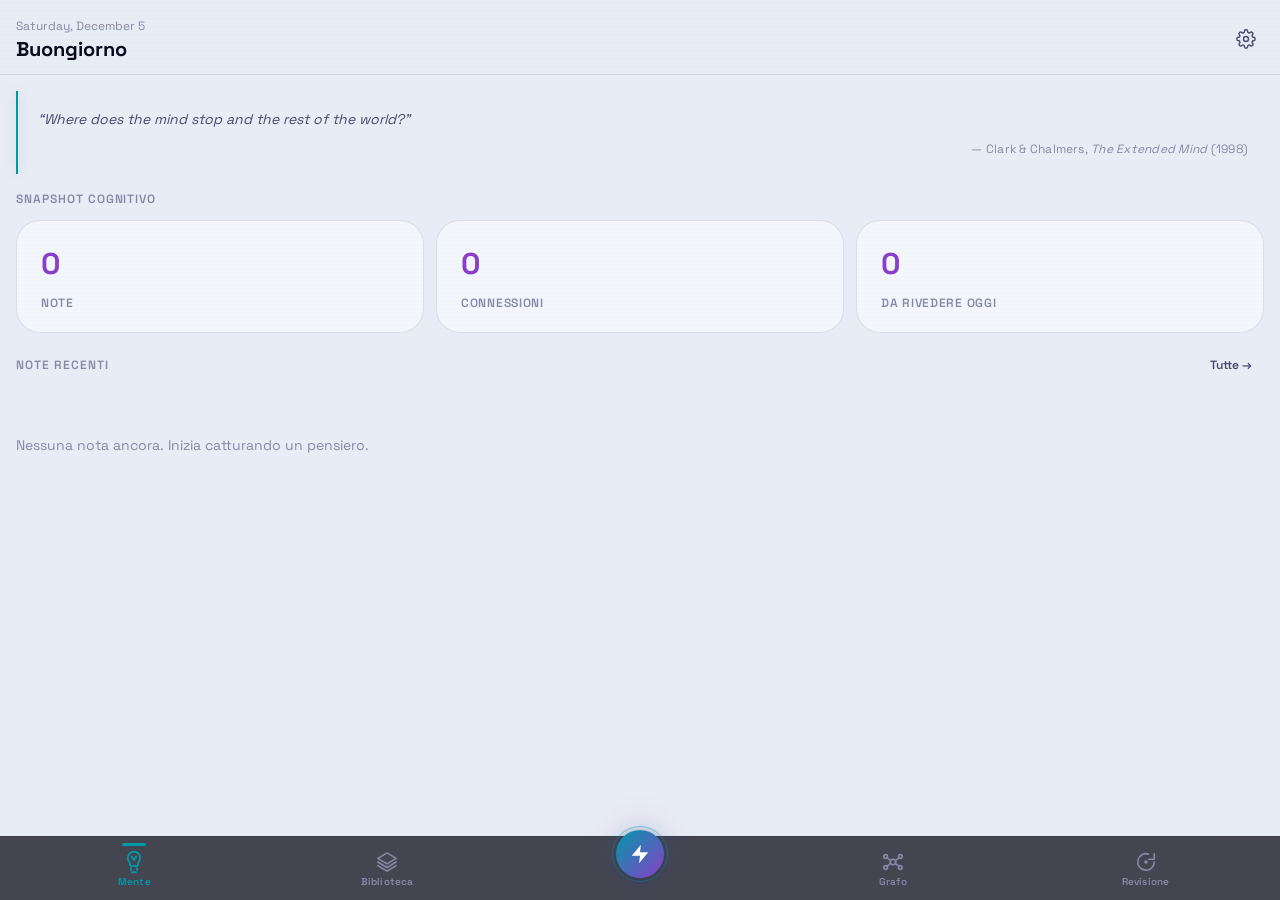
<file: index.html>
<!DOCTYPE html>
<html lang="it" data-lang="it" data-theme="auto">
<head>
  <meta charset="UTF-8" />
  <meta name="viewport" content="width=device-width, initial-scale=1.0, viewport-fit=cover" />
  <meta name="description" content="ExMnotes — Console neurale per la mente estesa. Note, sinapsi, rete di pensiero." />
  <meta name="theme-color" content="#050510" media="(prefers-color-scheme: dark)" />
  <meta name="theme-color" content="#e8ecf4" media="(prefers-color-scheme: light)" />
  <meta name="apple-mobile-web-app-capable" content="yes" />
  <meta name="apple-mobile-web-app-status-bar-style" content="black-translucent" />
  <meta name="apple-mobile-web-app-title" content="ExMnotes" />

  <title>ExMnotes</title>

  <link rel="manifest" href="manifest.json" />
  <link rel="icon" type="image/svg+xml" href="assets/icons/icon.svg" />
  <link rel="apple-touch-icon" href="assets/icons/icon-192.png" />
  <link rel="icon" type="image/png" sizes="192x192" href="assets/icons/icon-192.png" />

  <!-- CSS -->
  <link rel="stylesheet" href="css/tokens.css" />
  <link rel="stylesheet" href="css/base.css" />
  <link rel="stylesheet" href="css/layout.css" />
  <link rel="stylesheet" href="css/components.css" />
  <link rel="stylesheet" href="css/graph.css" />
  <link rel="stylesheet" href="css/transitions.css" />
</head>
<body>

  <div id="app">
    <!-- View area — filled by router -->
    <main id="view" role="main" aria-live="polite"></main>

    <!-- Bottom Navigation Bar — filled by bottomBar component -->
    <nav id="bottom-bar" role="navigation" aria-label="Navigazione principale"></nav>
  </div>

  <!-- Toast container -->
  <div id="toast-container" class="toast-container" role="status" aria-live="polite" aria-atomic="true"></div>

  <!-- Global Modal overlay -->
  <div id="modal-overlay" class="modal-overlay" role="dialog" aria-modal="true" aria-hidden="true">
    <div id="modal-drawer" class="modal-drawer">
      <div class="modal-handle" id="modal-handle"></div>
      <div id="modal-content" class="modal-content"></div>
    </div>
  </div>

  <!-- Settings Panel -->
  <div id="settings-overlay" class="modal-overlay settings-overlay" role="dialog" aria-modal="true" aria-hidden="true">
    <div id="settings-drawer" class="modal-drawer settings-drawer">
      <div class="modal-handle"></div>
      <div id="settings-content" class="modal-content"></div>
    </div>
  </div>

  <script type="module" src="js/app.js"></script>
</body>
</html>
</file>
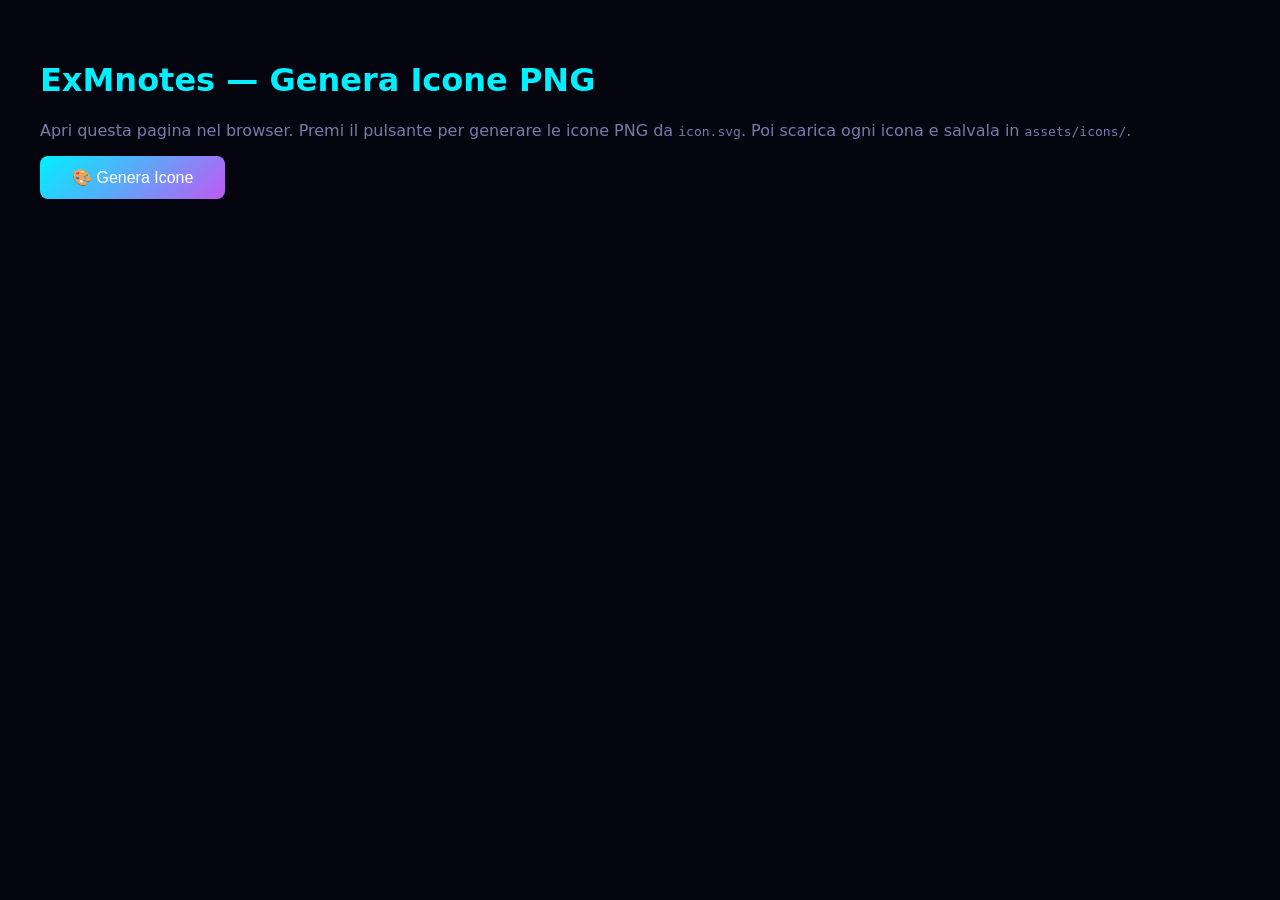
<file: assets/icons/generate-icons.html>
<!DOCTYPE html>
<html lang="it">
<head>
  <meta charset="UTF-8" />
  <title>Genera Icone — ExMnotes</title>
  <style>
    body { font-family: system-ui; background: #050510; color: #dfe0f0; padding: 2rem; }
    h1 { color: #00f0ff; }
    p { color: #7a7aaa; margin-bottom: 1rem; }
    .grid { display: flex; gap: 1rem; flex-wrap: wrap; margin: 1.5rem 0; }
    canvas { border-radius: 12px; border: 1px solid rgba(0,240,255,0.1); }
    a { display: block; background: #00f0ff; color: #050510; padding: .5rem 1rem; border-radius: 8px; text-decoration: none; margin-top: .5rem; font-size: .85rem; text-align: center; font-weight: 600; }
    a:hover { background: #bf5af2; color: white; }
    .card { display: flex; flex-direction: column; align-items: center; gap: .5rem; }
    .card span { font-size: .75rem; color: #7a7aaa; }
    button#gen { background: linear-gradient(135deg, #00f0ff, #bf5af2); color: white; border: none; border-radius: 8px; padding: .75rem 2rem; font-size: 1rem; cursor: pointer; margin-bottom: 1.5rem; }
    .success { color: #39ff9f; margin-top: 1rem; }
  </style>
</head>
<body>
  <h1>ExMnotes — Genera Icone PNG</h1>
  <p>Apri questa pagina nel browser. Premi il pulsante per generare le icone PNG da <code>icon.svg</code>. Poi scarica ogni icona e salvala in <code>assets/icons/</code>.</p>
  
  <button id="gen">🎨 Genera Icone</button>
  
  <div class="grid" id="grid"></div>
  
  <script>
    const SIZES = [72, 96, 128, 192, 512];
    
    document.querySelector('#gen').addEventListener('click', async () => {
      const grid = document.querySelector('#grid');
      grid.innerHTML = '';
      
      // Load SVG from same directory
      const resp = await fetch('./icon.svg');
      const svgText = await resp.text();
      const blob = new Blob([svgText], { type: 'image/svg+xml' });
      const url  = URL.createObjectURL(blob);
      
      for (const size of SIZES) {
        const canvas = document.createElement('canvas');
        canvas.width = canvas.height = size;
        const ctx = canvas.getContext('2d');
        
        await new Promise((resolve) => {
          const img = new Image();
          img.onload = () => {
            ctx.drawImage(img, 0, 0, size, size);
            resolve();
          };
          img.src = url;
        });
        
        const dataURL  = canvas.toDataURL('image/png');
        const filename = `icon-${size}.png`;
        
        const card = document.createElement('div');
        card.className = 'card';
        const label = document.createElement('span');
        label.textContent = `${size}×${size}`;
        const a = document.createElement('a');
        a.href     = dataURL;
        a.download = filename;
        a.textContent = `⬇ Scarica ${filename}`;
        
        card.appendChild(canvas);
        card.appendChild(label);
        card.appendChild(a);
        grid.appendChild(card);
      }
      
      URL.revokeObjectURL(url);
      
      const msg = document.createElement('p');
      msg.className = 'success';
      msg.textContent = '✓ Icone pronte. Scaricale e mettile in assets/icons/.';
      grid.after(msg);
    });
  </script>
</body>
</html>
</file>
<file: css/tokens.css>
/* =============================================================
   ExMnotes — Design Tokens
   Neural Console — Extended Mind Cyberpunk
   ============================================================= */

:root {
  /* ── Palette: Night (Dark default) ── */
  --night-bg:         #050510;
  --night-surface:    #0a0a1e;
  --night-surface-2:  #101030;
  --night-surface-3:  #18184a;
  --night-border:     rgba(0,240,255,0.08);
  --night-border-2:   rgba(0,240,255,0.15);
  --night-text:       #dfe0f0;
  --night-text-2:     #7a7aaa;
  --night-text-3:     #404070;
  --night-accent:     #00f0ff;
  --night-accent-2:   #bf5af2;
  --night-glow:       rgba(0,240,255,0.22);
  --night-glow-2:     rgba(191,90,242,0.22);
  --night-amber:      #ffb800;
  --night-green:      #39ff9f;
  --night-red:        #ff4466;
  --night-overlay:    rgba(2,2,8,0.78);

  /* ── Palette: Day (Slate Light) ── */
  --day-bg:           #e8ecf4;
  --day-surface:      #f4f6fb;
  --day-surface-2:    #dce1ee;
  --day-surface-3:    #c5ccdd;
  --day-border:       rgba(10,10,30,0.10);
  --day-border-2:     rgba(10,10,30,0.18);
  --day-text:         #0a0a1e;
  --day-text-2:       #4a4a6e;
  --day-text-3:       #8888a8;
  --day-accent:       #0099aa;
  --day-accent-2:     #8b3ec7;
  --day-glow:         rgba(0,153,170,0.18);
  --day-glow-2:       rgba(139,62,199,0.18);
  --day-amber:        #c48a00;
  --day-green:        #059669;
  --day-red:          #cc2244;
  --day-overlay:      rgba(0,0,0,0.40);

  /* ── Semantic tokens (default: dark) ── */
  --bg:          var(--night-bg);
  --surface:     var(--night-surface);
  --surface-2:   var(--night-surface-2);
  --surface-3:   var(--night-surface-3);
  --border:      var(--night-border);
  --border-2:    var(--night-border-2);
  --text:        var(--night-text);
  --text-2:      var(--night-text-2);
  --text-3:      var(--night-text-3);
  --accent:      var(--night-accent);
  --accent-2:    var(--night-accent-2);
  --glow:        var(--night-glow);
  --glow-2:      var(--night-glow-2);
  --amber:       var(--night-amber);
  --green:       var(--night-green);
  --red:         var(--night-red);
  --overlay:     var(--night-overlay);

  /* ── Stage colors (neural metaphor: Spark → Synapse → Network) ── */
  --stage-spark:    #00f0ff;   /* cyan — scintilla sinaptica */
  --stage-synapse:  #bf5af2;   /* viola — sinapsi connessa */
  --stage-network:  #ffb800;   /* ambra — rete consolidata */
  /* Legacy aliases */
  --stage-seed:     var(--stage-spark);
  --stage-sprout:   var(--stage-synapse);
  --stage-mature:   var(--stage-network);

  /* ── Typography ── */
  --font-sans:   'Space Grotesk', system-ui, -apple-system, sans-serif;
  --font-mono:   'JetBrains Mono', ui-monospace, monospace;
  --text-xs:     0.75rem;
  --text-sm:     0.875rem;
  --text-base:   1rem;
  --text-lg:     1.125rem;
  --text-xl:     1.25rem;
  --text-2xl:    1.5rem;
  --text-3xl:    1.875rem;
  --fw-light:    300;
  --fw-normal:   400;
  --fw-medium:   500;
  --fw-semibold: 600;
  --fw-bold:     700;
  --lh-tight:    1.25;
  --lh-normal:   1.5;
  --lh-relaxed:  1.75;

  /* ── Spacing ── */
  --sp-1:  0.25rem;
  --sp-2:  0.5rem;
  --sp-3:  0.75rem;
  --sp-4:  1rem;
  --sp-5:  1.25rem;
  --sp-6:  1.5rem;
  --sp-8:  2rem;
  --sp-10: 2.5rem;
  --sp-12: 3rem;

  /* ── Radii ── */
  --r-sm:   0.375rem;
  --r-md:   0.75rem;
  --r-lg:   1rem;
  --r-xl:   1.5rem;
  --r-2xl:  2rem;
  --r-full: 9999px;

  /* ── Shadows ── */
  --shadow-sm:  0 1px 3px rgba(0,0,0,0.35);
  --shadow-md:  0 4px 16px rgba(0,0,0,0.45);
  --shadow-lg:  0 8px 32px rgba(0,0,0,0.55);
  --shadow-glow: 0 0 20px var(--glow);
  --shadow-glow-accent: 0 0 16px var(--glow), 0 0 40px var(--glow-2);

  /* ── Timing ── */
  --ease-out:    cubic-bezier(0.16, 1, 0.3, 1);
  --ease-spring: cubic-bezier(0.34, 1.56, 0.64, 1);
  --ease-expo:   cubic-bezier(0.87, 0, 0.13, 1);
  --dur-fast:    120ms;
  --dur-base:    220ms;
  --dur-slow:    380ms;

  /* ── Layout ── */
  --bottom-bar-h:  64px;
  --safe-bottom:   env(safe-area-inset-bottom, 0px);
  --view-padding:  var(--sp-4);

  /* ── Scan-line pattern (cyberpunk signature) ── */
  --scanline: repeating-linear-gradient(
    0deg,
    transparent,
    transparent 2px,
    rgba(0,240,255,0.015) 2px,
    rgba(0,240,255,0.015) 4px
  );
}

/* ── Light theme override ── */
@media (prefers-color-scheme: light) {
  html[data-theme="auto"] {
    --bg:        var(--day-bg);
    --surface:   var(--day-surface);
    --surface-2: var(--day-surface-2);
    --surface-3: var(--day-surface-3);
    --border:    var(--day-border);
    --border-2:  var(--day-border-2);
    --text:      var(--day-text);
    --text-2:    var(--day-text-2);
    --text-3:    var(--day-text-3);
    --accent:    var(--day-accent);
    --accent-2:  var(--day-accent-2);
    --glow:      var(--day-glow);
    --glow-2:    var(--day-glow-2);
    --amber:     var(--day-amber);
    --green:     var(--day-green);
    --red:       var(--day-red);
    --overlay:   var(--day-overlay);
  }
}

html[data-theme="light"] {
  --bg:        var(--day-bg);
  --surface:   var(--day-surface);
  --surface-2: var(--day-surface-2);
  --surface-3: var(--day-surface-3);
  --border:    var(--day-border);
  --border-2:  var(--day-border-2);
  --text:      var(--day-text);
  --text-2:    var(--day-text-2);
  --text-3:    var(--day-text-3);
  --accent:    var(--day-accent);
  --accent-2:  var(--day-accent-2);
  --glow:      var(--day-glow);
  --glow-2:    var(--day-glow-2);
  --amber:     var(--day-amber);
  --green:     var(--day-green);
  --red:       var(--day-red);
  --overlay:   var(--day-overlay);
}

html[data-theme="dark"] {
  --bg:        var(--night-bg);
  --surface:   var(--night-surface);
  --surface-2: var(--night-surface-2);
  --surface-3: var(--night-surface-3);
  --border:    var(--night-border);
  --border-2:  var(--night-border-2);
  --text:      var(--night-text);
  --text-2:    var(--night-text-2);
  --text-3:    var(--night-text-3);
  --accent:    var(--night-accent);
  --accent-2:  var(--night-accent-2);
  --glow:      var(--night-glow);
  --glow-2:    var(--night-glow-2);
  --amber:     var(--night-amber);
  --green:     var(--night-green);
  --red:       var(--night-red);
  --overlay:   var(--night-overlay);
}
</file>
<file: css/base.css>
/* =============================================================
   ExMnotes — Base Reset
   Neural Console — Cyberpunk Extended Mind
   ============================================================= */

@import url('https://fonts.googleapis.com/css2?family=Space+Grotesk:wght@300;400;500;600;700&display=swap');

*, *::before, *::after {
  box-sizing: border-box;
  margin: 0;
  padding: 0;
  -webkit-tap-highlight-color: transparent;
}

html {
  height: 100%;
  height: 100dvh;
  overflow: hidden;           /* NO global scroll */
  font-size: 16px;
  -webkit-text-size-adjust: 100%;
  text-size-adjust: 100%;
}

body {
  height: 100%;
  height: 100dvh;
  overflow: hidden;           /* NO global scroll */
  background-color: var(--bg);
  color: var(--text);
  font-family: var(--font-sans);
  font-size: var(--text-base);
  line-height: var(--lh-normal);
  font-weight: var(--fw-normal);
  -webkit-font-smoothing: antialiased;
  -moz-osx-font-smoothing: grayscale;
  transition: background-color var(--dur-slow) var(--ease-out),
              color var(--dur-slow) var(--ease-out);
}

#app {
  height: 100%;
  height: 100dvh;
  overflow: hidden;
}

/* ── Global scrollbar hide (for inner scrollable areas) ── */
.scroll-x {
  overflow-x: auto;
  overflow-y: hidden;
  scrollbar-width: none;
  -ms-overflow-style: none;
}
.scroll-x::-webkit-scrollbar { display: none; }

.scroll-y {
  overflow-y: auto;
  overflow-x: hidden;
  scrollbar-width: none;
  -ms-overflow-style: none;
}
.scroll-y::-webkit-scrollbar { display: none; }

/* ── Typography ── */
h1 { font-size: var(--text-2xl); font-weight: var(--fw-bold); line-height: var(--lh-tight); }
h2 { font-size: var(--text-xl);  font-weight: var(--fw-semibold); line-height: var(--lh-tight); }
h3 { font-size: var(--text-lg);  font-weight: var(--fw-semibold); }
h4 { font-size: var(--text-base);font-weight: var(--fw-semibold); }
p  { line-height: var(--lh-relaxed); }

a {
  color: var(--accent-2);
  text-decoration: none;
}
a:hover { text-decoration: underline; }

button {
  cursor: pointer;
  border: none;
  background: none;
  font-family: inherit;
  font-size: inherit;
  color: inherit;
  outline: none;
}
button:focus-visible {
  outline: 2px solid var(--accent);
  outline-offset: 2px;
  border-radius: var(--r-sm);
}

input, textarea {
  font-family: inherit;
  font-size: inherit;
  color: inherit;
  outline: none;
  border: none;
  background: none;
}
input:focus-visible, textarea:focus-visible {
  outline: 2px solid var(--accent);
  outline-offset: 2px;
  border-radius: var(--r-sm);
}

img, svg { display: block; }

ul, ol { list-style: none; }

/* ── Utility classes ── */
.visually-hidden {
  position: absolute;
  width: 1px; height: 1px;
  padding: 0; margin: -1px;
  overflow: hidden;
  clip: rect(0,0,0,0);
  white-space: nowrap;
  border: 0;
}

.truncate {
  overflow: hidden;
  text-overflow: ellipsis;
  white-space: nowrap;
}

.clamp-2 {
  display: -webkit-box;
  -webkit-line-clamp: 2;
  -webkit-box-orient: vertical;
  overflow: hidden;
}

.clamp-3 {
  display: -webkit-box;
  -webkit-line-clamp: 3;
  -webkit-box-orient: vertical;
  overflow: hidden;
}

.text-accent   { color: var(--accent-2); }
.text-muted    { color: var(--text-2); }
.text-faint    { color: var(--text-3); }
.text-amber    { color: var(--amber); }
.text-green    { color: var(--green); }
.text-red      { color: var(--red); }

.fw-light    { font-weight: var(--fw-light); }
.fw-medium   { font-weight: var(--fw-medium); }
.fw-semibold { font-weight: var(--fw-semibold); }
.fw-bold     { font-weight: var(--fw-bold); }

.text-sm  { font-size: var(--text-sm); }
.text-xs  { font-size: var(--text-xs); }
.text-lg  { font-size: var(--text-lg); }
.text-xl  { font-size: var(--text-xl); }

.mt-auto { margin-top: auto; }
.ml-auto { margin-left: auto; }
.mr-auto { margin-right: auto; }
.gap-2 { gap: var(--sp-2); }
.gap-3 { gap: var(--sp-3); }
.gap-4 { gap: var(--sp-4); }

.flex     { display: flex; }
.flex-col { display: flex; flex-direction: column; }
.items-center { align-items: center; }
.justify-between { justify-content: space-between; }
.justify-center  { justify-content: center; }
.w-full   { width: 100%; }
.h-full   { height: 100%; }
</file>
<file: css/layout.css>
/* =============================================================
   ExMnotes — Layout
   ============================================================= */

/* ── App Shell ── */
#app {
  display: grid;
  grid-template-rows: 1fr auto;
  grid-template-columns: 1fr;
  grid-template-areas:
    "view"
    "nav";
}

/* ── View container ── */
#view {
  grid-area: view;
  position: relative;
  overflow: hidden;            /* views must manage their own inner scroll */
  background-color: var(--bg);
}

/* ── Bottom Navigation ── */
#bottom-bar {
  grid-area: nav;
  height: calc(var(--bottom-bar-h) + var(--safe-bottom));
  padding-bottom: var(--safe-bottom);
  background-color: transparent;
  border-top: none;
  z-index: 100;
}

/* ── View Panel (each view uses this as root) ── */
.view-panel {
  position: absolute;
  inset: 0;
  display: flex;
  flex-direction: column;
  overflow: hidden;
  background-color: var(--bg);
}

/* ── View Header ── */
.view-header {
  flex-shrink: 0;
  display: flex;
  align-items: center;
  gap: var(--sp-3);
  padding: var(--sp-4) var(--sp-4) var(--sp-3);
  background-color: var(--bg);
  background-image: var(--scanline);
  border-bottom: 1px solid var(--border);
  min-height: 56px;
}
.view-header h1,
.view-header h2 {
  font-size: var(--text-xl);
  font-weight: var(--fw-bold);
  flex: 1;
}
.view-header .header-actions {
  display: flex;
  align-items: center;
  gap: var(--sp-2);
}

/* ── View Body (inner scroll zone — only area that can scroll) ── */
.view-body {
  flex: 1;
  min-height: 0;
  overflow-y: auto;
  overflow-x: hidden;
  scrollbar-width: none;
  padding: var(--sp-4);
  display: flex;
  flex-direction: column;
  gap: var(--sp-4);
}
.view-body::-webkit-scrollbar { display: none; }

/* ── View Footer (sticky inside view) ── */
.view-footer {
  flex-shrink: 0;
  padding: var(--sp-3) var(--sp-4);
  padding-bottom: calc(var(--sp-3) + var(--safe-bottom));
  border-top: 1px solid var(--border);
  background-color: var(--surface);
  background-image: var(--scanline);
}

/* ── Card Grid Layout ── */
.card-grid {
  display: grid;
  grid-template-columns: repeat(2, 1fr);
  gap: var(--sp-4);
}
@media (min-width: 600px) {
  .card-grid {
    grid-template-columns: repeat(3, 1fr);
  }
}
@media (min-width: 900px) {
  .card-grid {
    grid-template-columns: repeat(4, 1fr);
  }
}

/* ── Horizontal scroll strip ── */
.h-strip {
  display: flex;
  gap: var(--sp-3);
  padding: 0 var(--sp-4);
  overflow-x: auto;
  overflow-y: hidden;
  scrollbar-width: none;
  -ms-overflow-style: none;
}
.h-strip::-webkit-scrollbar { display: none; }

/* ── Section block ── */
.section {
  display: flex;
  flex-direction: column;
  gap: var(--sp-3);
}
.section-label {
  font-size: var(--text-xs);
  font-weight: var(--fw-semibold);
  letter-spacing: 0.08em;
  text-transform: uppercase;
  color: var(--text-3);
}

/* ── Divider ── */
.divider {
  height: 1px;
  background-color: var(--border);
  border: none;
  flex-shrink: 0;
}

/* ── Empty state ── */
.empty-state {
  display: flex;
  flex-direction: column;
  align-items: center;
  justify-content: center;
  gap: var(--sp-4);
  padding: var(--sp-12) var(--sp-8);
  text-align: center;
  color: var(--text-3);
}
.empty-state .empty-icon {
  font-size: 3rem;
  opacity: 0.5;
  color: var(--accent);
}
.empty-state .empty-icon svg {
  width: 48px;
  height: 48px;
  filter: drop-shadow(0 0 8px var(--glow));
}
.empty-state p {
  font-size: var(--text-sm);
  line-height: var(--lh-relaxed);
  max-width: 24ch;
}

/* ── Pagination strip ── */
.pagination {
  display: flex;
  align-items: center;
  justify-content: center;
  gap: var(--sp-3);
  padding: var(--sp-4) 0;
  flex-shrink: 0;
}
.pagination-dot {
  width: 8px;
  height: 8px;
  border-radius: var(--r-full);
  background-color: var(--border-2);
  transition: background-color var(--dur-base) var(--ease-out),
              transform var(--dur-base) var(--ease-spring);
  cursor: pointer;
  border: none;
}
.pagination-dot.active {
  background-color: var(--accent);
  transform: scale(1.4);
  box-shadow: 0 0 6px var(--glow);
}
</file>
<file: css/components.css>
/* =============================================================
   ExMnotes — Components
   ============================================================= */

/* ── Bottom Bar ── */
.bottom-bar-inner {
  display: flex;
  align-items: stretch;
  height: var(--bottom-bar-h);
  padding: 0 var(--sp-2);
  background: rgba(5,5,16,0.72);
  backdrop-filter: blur(24px) saturate(1.4);
  -webkit-backdrop-filter: blur(24px) saturate(1.4);
  border-top: 1px solid var(--border);
}
.nav-tab {
  flex: 1;
  display: flex;
  flex-direction: column;
  align-items: center;
  justify-content: center;
  gap: 4px;
  padding: 0 var(--sp-2);
  color: var(--text-3);
  border: none;
  background: none;
  cursor: pointer;
  position: relative;
  transition: color var(--dur-base) var(--ease-out);
  border-radius: var(--r-md);
  -webkit-tap-highlight-color: transparent;
}
.nav-tab.active {
  color: var(--accent);
}
.nav-tab .tab-icon {
  width: 22px;
  height: 22px;
  transition: transform var(--dur-base) var(--ease-spring);
}
.nav-tab.active .tab-icon {
  transform: scale(1.12);
}
.nav-tab .tab-label {
  font-size: 10px;
  font-weight: var(--fw-semibold);
  letter-spacing: 0.02em;
  line-height: 1;
}
/* Active pill indicator */
.nav-tab::before {
  content: '';
  position: absolute;
  top: 6px;
  left: 50%;
  transform: translateX(-50%) scaleX(0);
  width: 24px;
  height: 3px;
  border-radius: var(--r-full);
  background-color: var(--accent);
  transition: transform var(--dur-base) var(--ease-spring);
}
.nav-tab.active::before {
  transform: translateX(-50%) scaleX(1);
}

/* ── FAB (center capture tab) ── */
.nav-tab.nav-fab {
  color: white;
}
.nav-tab.nav-fab .fab-circle {
  width: 48px;
  height: 48px;
  border-radius: var(--r-full);
  background: linear-gradient(135deg, var(--accent), var(--accent-2));
  display: flex;
  align-items: center;
  justify-content: center;
  transform: translateY(-8px);
  box-shadow: 0 0 20px var(--glow), 0 0 40px var(--glow-2), 0 2px 8px rgba(0,0,0,0.3);
  transition: transform var(--dur-base) var(--ease-spring),
              box-shadow var(--dur-base) var(--ease-out);
  position: relative;
}
.nav-tab.nav-fab .fab-circle::after {
  content: '';
  position: absolute;
  inset: -4px;
  border-radius: var(--r-full);
  border: 1.5px solid var(--accent);
  opacity: 0.4;
  animation: fab-pulse 2.4s ease-in-out infinite;
}
@keyframes fab-pulse {
  0%, 100% { transform: scale(1); opacity: 0.4; }
  50%      { transform: scale(1.18); opacity: 0; }
}
.nav-tab.nav-fab.active .fab-circle,
.nav-tab.nav-fab:active .fab-circle {
  transform: translateY(-8px) scale(0.94);
  box-shadow: 0 0 12px var(--glow);
}
.nav-tab.nav-fab::before { display: none; }
.nav-tab.nav-fab .tab-label { opacity: 0; }

/* ── Card ── */
.card {
  background-color: var(--surface);
  border: 1px solid var(--border);
  border-radius: var(--r-lg);
  padding: var(--sp-4);
  transition: background-color var(--dur-base) var(--ease-out),
              border-color var(--dur-base) var(--ease-out),
              transform var(--dur-fast) var(--ease-out),
              box-shadow var(--dur-base) var(--ease-out);
  cursor: pointer;
  -webkit-tap-highlight-color: transparent;
  position: relative;
  overflow: hidden;
}
.card:active {
  transform: scale(0.97);
}
@media (hover: hover) {
  .card:hover {
    border-color: rgba(0,240,255,0.25);
    box-shadow: 0 0 20px var(--glow), var(--shadow-md);
  }
}

/* ── Note Card ── */
.note-card {
  display: flex;
  flex-direction: column;
  gap: var(--sp-2);
  min-height: 120px;
}
.note-card-thumb {
  width: 100%;
  height: 80px;
  object-fit: cover;
  border-radius: var(--r-sm);
  background-color: var(--surface-2);
  flex-shrink: 0;
}
.note-card-title {
  font-size: var(--text-sm);
  font-weight: var(--fw-semibold);
  line-height: var(--lh-tight);
}
.note-card-body {
  font-size: var(--text-xs);
  color: var(--text-2);
  line-height: var(--lh-normal);
}
.note-card-footer {
  display: flex;
  align-items: center;
  justify-content: space-between;
  margin-top: auto;
  gap: var(--sp-2);
}
.note-card-meta {
  font-size: var(--text-xs);
  color: var(--text-3);
}

/* ── Stage Badge ── */
.stage-badge {
  display: inline-flex;
  align-items: center;
  gap: 4px;
  font-size: var(--text-xs);
  font-weight: var(--fw-semibold);
  padding: 2px var(--sp-2);
  border-radius: var(--r-full);
  white-space: nowrap;
}
.stage-badge.seed   { color: var(--stage-seed);   background: rgba(0,240,255,0.12); }
.stage-badge.sprout { color: var(--stage-sprout); background: rgba(191,90,242,0.12); }
.stage-badge.mature { color: var(--stage-mature); background: rgba(255,184,0,0.14); }
.stage-badge svg { width: 12px; height: 12px; flex-shrink: 0; }

/* ── Tag Chip ── */
.tag-chip {
  display: inline-flex;
  align-items: center;
  gap: var(--sp-1);
  font-size: var(--text-xs);
  font-weight: var(--fw-medium);
  padding: 3px var(--sp-3);
  border-radius: var(--r-full);
  background-color: var(--surface-2);
  border: 1px solid var(--border);
  color: var(--text-2);
  cursor: pointer;
  transition: background-color var(--dur-fast) var(--ease-out),
              border-color var(--dur-fast) var(--ease-out),
              color var(--dur-fast) var(--ease-out);
  white-space: nowrap;
  -webkit-tap-highlight-color: transparent;
}
.tag-chip.active {
  background: linear-gradient(135deg, var(--accent), var(--accent-2));
  border-color: transparent;
  color: white;
  box-shadow: 0 0 8px var(--glow);
}
.tag-chip .chip-remove {
  width: 14px;
  height: 14px;
  display: flex;
  align-items: center;
  justify-content: center;
  border-radius: 50%;
  background: rgba(255,255,255,0.2);
  font-size: 10px;
  line-height: 1;
  margin-left: 2px;
}

/* ── Button ── */
.btn {
  display: inline-flex;
  align-items: center;
  justify-content: center;
  gap: var(--sp-2);
  padding: var(--sp-3) var(--sp-5);
  border-radius: var(--r-md);
  font-weight: var(--fw-semibold);
  font-size: var(--text-sm);
  cursor: pointer;
  transition: opacity var(--dur-fast), transform var(--dur-fast) var(--ease-out),
              background-color var(--dur-base) var(--ease-out);
  -webkit-tap-highlight-color: transparent;
  white-space: nowrap;
  border: none;
  font-family: inherit;
}
.btn:active { transform: scale(0.96); }
.btn:disabled { opacity: 0.45; pointer-events: none; }

.btn-primary {
  background: linear-gradient(135deg, var(--accent), var(--accent-2));
  color: white;
  box-shadow: 0 0 16px var(--glow), 0 4px 12px rgba(0,0,0,0.3);
}
.btn-primary:hover {
  box-shadow: 0 0 24px var(--glow), 0 0 40px var(--glow-2);
}
.btn-secondary {
  background-color: var(--surface-2);
  color: var(--text);
  border: 1px solid var(--border-2);
}
.btn-danger {
  background-color: rgba(255,68,102,0.12);
  color: var(--red);
  border: 1px solid rgba(255,68,102,0.25);
}
.btn-ghost {
  background: transparent;
  color: var(--text-2);
  padding: var(--sp-2);
}
.btn-ghost:hover { color: var(--text); }

.btn-full { width: 100%; border-radius: var(--r-lg); padding: var(--sp-4); }
.btn-sm { padding: var(--sp-2) var(--sp-3); font-size: var(--text-xs); border-radius: var(--r-sm); }

/* ── Icon Button ── */
.icon-btn {
  width: 36px;
  height: 36px;
  border-radius: var(--r-md);
  display: flex;
  align-items: center;
  justify-content: center;
  color: var(--text-2);
  transition: background-color var(--dur-fast), color var(--dur-fast);
  cursor: pointer;
  flex-shrink: 0;
}
.icon-btn:hover { background-color: var(--surface-2); color: var(--text); }
.icon-btn:active { background-color: var(--surface-3); }

/* ── Modal / Drawer ── */
.modal-overlay {
  position: fixed;
  inset: 0;
  background-color: var(--overlay);
  z-index: 200;
  display: flex;
  align-items: flex-end;
  transition: opacity var(--dur-base) var(--ease-out);
  opacity: 0;
  pointer-events: none;
  backdrop-filter: blur(4px);
  -webkit-backdrop-filter: blur(4px);
}
.modal-overlay.open {
  opacity: 1;
  pointer-events: all;
}
.modal-drawer {
  width: 100%;
  max-height: 92dvh;
  background-color: var(--surface);
  background-image: var(--scanline);
  border-radius: var(--r-2xl) var(--r-2xl) 0 0;
  border-top: 1px solid rgba(0,240,255,0.18);
  display: flex;
  flex-direction: column;
  overflow: hidden;
  transform: translateY(100%);
  transition: transform var(--dur-slow) var(--ease-out);
  box-shadow: 0 -8px 40px rgba(0,0,0,0.4), 0 -2px 20px var(--glow);
}
.modal-overlay.open .modal-drawer {
  transform: translateY(0);
}
.modal-handle {
  flex-shrink: 0;
  display: flex;
  justify-content: center;
  padding: var(--sp-3) var(--sp-4) var(--sp-2);
  cursor: grab;
}
.modal-handle::after {
  content: '';
  width: 36px;
  height: 3px;
  border-radius: var(--r-full);
  background: linear-gradient(90deg, var(--accent), var(--accent-2));
  opacity: 0.6;
  box-shadow: 0 0 8px var(--glow);
}
.modal-content {
  flex: 1;
  min-height: 0;
  overflow-y: auto;
  overflow-x: hidden;
  scrollbar-width: none;
  padding: 0 var(--sp-4) calc(var(--sp-6) + var(--safe-bottom));
}
.modal-content::-webkit-scrollbar { display: none; }

/* Settings drawer is wider */
.settings-drawer {
  max-height: 80dvh;
}

/* ── Modal Header ── */
.modal-header {
  display: flex;
  align-items: center;
  justify-content: space-between;
  padding: var(--sp-2) var(--sp-4) var(--sp-4);
  flex-shrink: 0;
}
.modal-title {
  font-size: var(--text-lg);
  font-weight: var(--fw-bold);
}

/* ── Toast ── */
.toast-container {
  position: fixed;
  bottom: calc(var(--bottom-bar-h) + var(--safe-bottom) + var(--sp-4));
  left: 50%;
  transform: translateX(-50%);
  z-index: 500;
  display: flex;
  flex-direction: column-reverse;
  gap: var(--sp-2);
  align-items: center;
  pointer-events: none;
  width: min(92vw, 380px);
}
.toast {
  display: flex;
  align-items: center;
  gap: var(--sp-3);
  padding: var(--sp-3) var(--sp-4);
  border-radius: var(--r-lg);
  background-color: var(--surface-3);
  border: 1px solid var(--border-2);
  border-left: 3px solid var(--accent);
  box-shadow: var(--shadow-lg), 0 0 12px var(--glow);
  font-size: var(--text-sm);
  font-weight: var(--fw-medium);
  color: var(--text);
  pointer-events: all;
  will-change: transform, opacity;
  animation: toast-in var(--dur-slow) var(--ease-spring) both;
  max-width: 100%;
}
.toast.out { animation: toast-out var(--dur-base) var(--ease-out) both; }
.toast-dot {
  width: 8px; height: 8px;
  border-radius: 50%;
  flex-shrink: 0;
}
.toast.success .toast-dot { background: var(--green); box-shadow: 0 0 6px var(--green); }
.toast.error   .toast-dot { background: var(--red);   box-shadow: 0 0 6px var(--red); }
.toast.info    .toast-dot { background: var(--accent-2); box-shadow: 0 0 6px var(--accent-2); }

@keyframes toast-in {
  from { opacity: 0; transform: translateY(12px) scale(0.92); }
  to   { opacity: 1; transform: translateY(0)    scale(1); }
}
@keyframes toast-out {
  from { opacity: 1; transform: scale(1); }
  to   { opacity: 0; transform: scale(0.88); }
}

/* ── Form fields ── */
.field-group {
  display: flex;
  flex-direction: column;
  gap: var(--sp-2);
}
.field-label {
  font-size: var(--text-xs);
  font-weight: var(--fw-semibold);
  letter-spacing: 0.06em;
  text-transform: uppercase;
  color: var(--text-3);
}
.field-input {
  width: 100%;
  background-color: var(--surface-2);
  border: 1px solid var(--border);
  border-radius: var(--r-md);
  padding: var(--sp-3) var(--sp-4);
  color: var(--text);
  font-size: var(--text-base);
  font-family: inherit;
  transition: border-color var(--dur-fast);
  resize: none;
}
.field-input:focus {
  border-color: var(--accent);
  outline: none;
  box-shadow: 0 0 0 3px var(--glow), 0 0 12px var(--glow);
}
.field-input::placeholder { color: var(--text-3); }
.field-input--error {
  border-color: var(--red) !important;
  box-shadow: 0 0 0 2px rgba(255,68,102,0.2);
}

.field-textarea {
  min-height: 100px;
  max-height: 40dvh;
}

/* ── Search Bar ── */
.search-bar {
  position: relative;
  flex-shrink: 0;
}
.search-bar .search-icon {
  position: absolute;
  left: var(--sp-3);
  top: 50%;
  transform: translateY(-50%);
  color: var(--text-3);
  pointer-events: none;
  width: 16px;
  height: 16px;
}
.search-bar .field-input {
  padding-left: calc(var(--sp-3) + 16px + var(--sp-2));
}

/* ── Home Epigraph ── */
.home-epigraph {
  padding: var(--sp-4) var(--sp-4) var(--sp-4) var(--sp-5);
  border-left: 2px solid var(--accent);
  opacity: 0.72;
  transition: opacity var(--dur-base) var(--ease-out);
  position: relative;
}
.home-epigraph::before {
  content: '';
  position: absolute;
  left: -1px;
  top: 0;
  bottom: 0;
  width: 2px;
  box-shadow: 0 0 10px var(--glow), 0 0 20px var(--glow);
  pointer-events: none;
}
.home-epigraph:hover {
  opacity: 1;
}
.home-epigraph blockquote {
  font-style: italic;
  font-size: var(--text-sm);
  line-height: var(--lh-relaxed);
  color: var(--text-2);
  margin-bottom: var(--sp-2);
}
.home-epigraph cite {
  display: block;
  font-style: normal;
  font-size: var(--text-xs);
  color: var(--text-3);
  text-align: right;
  letter-spacing: 0.02em;
}
.home-epigraph cite em {
  font-style: italic;
}

/* ── Stat Card ── */
.stat-card {
  background-color: var(--surface);
  border: 1px solid var(--border);
  border-radius: var(--r-xl);
  padding: var(--sp-5) var(--sp-6);
  display: flex;
  flex-direction: column;
  gap: var(--sp-2);
  background-image: var(--scanline);
  transition: border-color var(--dur-base), box-shadow var(--dur-base);
}
@media (hover: hover) {
  .stat-card:hover {
    border-color: rgba(0,240,255,0.18);
    box-shadow: 0 0 16px var(--glow);
  }
}
.stat-value {
  font-size: var(--text-3xl);
  font-weight: var(--fw-bold);
  letter-spacing: -0.02em;
  color: var(--accent-2);
}
.stat-label {
  font-size: var(--text-xs);
  color: var(--text-3);
  font-weight: var(--fw-semibold);
  letter-spacing: 0.06em;
  text-transform: uppercase;
}

/* ── Progress Bar ── */
.progress-bar {
  width: 100%;
  height: 4px;
  background-color: var(--surface-2);
  border-radius: var(--r-full);
  overflow: hidden;
  flex-shrink: 0;
}
.progress-bar-fill {
  height: 100%;
  border-radius: var(--r-full);
  background: linear-gradient(90deg, var(--accent), var(--accent-2));
  transition: width var(--dur-slow) var(--ease-out);
  box-shadow: 0 0 8px var(--glow);
}

/* ── Image preview ── */
.image-preview {
  position: relative;
  border-radius: var(--r-lg);
  overflow: hidden;
  background-color: var(--surface-2);
  border: 1px solid var(--border);
}
.image-preview img {
  width: 100%;
  max-height: 30dvh;
  object-fit: cover;
  display: block;
}
.image-preview .preview-remove {
  position: absolute;
  top: var(--sp-2);
  right: var(--sp-2);
  width: 28px;
  height: 28px;
  border-radius: 50%;
  background-color: rgba(0,0,0,0.6);
  color: white;
  display: flex;
  align-items: center;
  justify-content: center;
  cursor: pointer;
  border: none;
  font-size: 14px;
  line-height: 1;
}

/* ── Stage selector ── */
.stage-selector {
  display: flex;
  gap: var(--sp-2);
}
.stage-option {
  flex: 1;
  display: flex;
  flex-direction: column;
  align-items: center;
  gap: var(--sp-1);
  padding: var(--sp-3);
  border-radius: var(--r-lg);
  border: 2px solid var(--border);
  cursor: pointer;
  transition: border-color var(--dur-base), background-color var(--dur-base);
  background: none;
  font-family: inherit;
}
.stage-option.selected {
  border-color: currentColor;
  background-color: rgba(currentColor, 0.1);
}
.stage-option.seed   { color: var(--stage-seed); }
.stage-option.sprout { color: var(--stage-sprout); }
.stage-option.mature { color: var(--stage-mature); }
.stage-option.seed.selected   { background-color: rgba(0,240,255,0.10); }
.stage-option.sprout.selected { background-color: rgba(191,90,242,0.10); }
.stage-option.mature.selected { background-color: rgba(255,184,0,0.10); }
.stage-option .stage-emoji { font-size: 1.5rem; display: flex; align-items: center; justify-content: center; }
.stage-option .stage-emoji svg { width: 28px; height: 28px; }
.stage-option .stage-name  { font-size: var(--text-xs); font-weight: var(--fw-semibold); }

/* ── Settings rows ── */
.settings-row {
  display: flex;
  align-items: center;
  justify-content: space-between;
  padding: var(--sp-4) 0;
  border-bottom: 1px solid var(--border);
  gap: var(--sp-4);
}
.settings-row:last-child { border-bottom: none; }
.settings-row-info { flex: 1; }
.settings-row-title { font-weight: var(--fw-semibold); font-size: var(--text-sm); }
.settings-row-desc  { font-size: var(--text-xs); color: var(--text-3); margin-top: 2px; }

/* ── Toggle switch ── */
.toggle {
  position: relative;
  width: 44px;
  height: 26px;
  flex-shrink: 0;
}
.toggle input { opacity: 0; width: 0; height: 0; position: absolute; }
.toggle-track {
  position: absolute;
  inset: 0;
  border-radius: var(--r-full);
  background-color: var(--border-2);
  cursor: pointer;
  transition: background-color var(--dur-base) var(--ease-out);
}
.toggle input:checked + .toggle-track { background: linear-gradient(135deg, var(--accent), var(--accent-2)); box-shadow: 0 0 8px var(--glow); }
.toggle-track::after {
  content: '';
  position: absolute;
  top: 3px;
  left: 3px;
  width: 20px;
  height: 20px;
  border-radius: 50%;
  background: white;
  box-shadow: var(--shadow-sm);
  transition: transform var(--dur-base) var(--ease-spring);
}
.toggle input:checked + .toggle-track::after { transform: translateX(18px); }

/* ── Link badge (backlink count) ── */
.link-badge {
  display: inline-flex;
  align-items: center;
  gap: 3px;
  font-size: var(--text-xs);
  color: var(--text-3);
}
.link-badge svg { width: 12px; height: 12px; }

/* ── Audio badge (note card mic indicator) ── */
.audio-badge {
  display: inline-flex;
  align-items: center;
  color: var(--accent);
  opacity: 0.7;
}
.audio-badge svg { width: 13px; height: 13px; }

/* ── Audio player wrap (editor + capture) ── */
.audio-player-wrap {
  display: flex;
  align-items: center;
  gap: var(--sp-2);
  background-color: var(--surface-2);
  border: 1px solid var(--border);
  border-radius: var(--r-lg);
  padding: var(--sp-2) var(--sp-3);
  margin-bottom: var(--sp-2);
}
.audio-player-wrap .audio-player {
  flex: 1;
  min-width: 0;
  height: 36px;
  accent-color: var(--accent);
}

/* ── Record button ── */
.record-btn {
  transition: background-color var(--dur-base), color var(--dur-base),
              box-shadow var(--dur-base);
}
.record-btn.recording {
  background-color: rgba(255, 68, 102, 0.12);
  color: var(--red, #ff4466);
  border-color: rgba(255, 68, 102, 0.35);
  animation: record-pulse 1.2s ease-in-out infinite;
}
@keyframes record-pulse {
  0%, 100% { box-shadow: 0 0 0 0 rgba(255, 68, 102, 0.4); }
  50%       { box-shadow: 0 0 0 6px rgba(255, 68, 102, 0); }
}

/* Capture view mic icon button recording state */
.capture-record-btn.recording {
  color: var(--red, #ff4466);
  animation: record-pulse 1.2s ease-in-out infinite;
}

/* ── Review card ── */
.review-card {
  background-color: var(--surface);
  background-image: var(--scanline);
  border: 1px solid var(--border-2);
  border-radius: var(--r-2xl);
  padding: var(--sp-8);
  display: flex;
  flex-direction: column;
  gap: var(--sp-6);
  box-shadow: 0 4px 24px rgba(0,0,0,0.2), 0 0 20px var(--glow);
}
.review-actions {
  display: flex;
  gap: var(--sp-3);
}
.review-actions .btn { flex: 1; }
.btn-hard   { background-color: rgba(255,68,102,0.10); color: var(--red);    border: 1px solid rgba(255,68,102,0.25); }
.btn-ok     { background-color: var(--surface-2);      color: var(--text);    border: 1px solid var(--border-2); }
.btn-easy   { background-color: rgba(57,255,159,0.10); color: var(--green);  border: 1px solid rgba(57,255,159,0.25); }
.btn-hard:hover { box-shadow: 0 0 12px rgba(255,68,102,0.3); }
.btn-easy:hover { box-shadow: 0 0 12px rgba(57,255,159,0.3); }

/* ── Celebration ── */
.celebration {
  position: absolute;
  inset: 0;
  display: flex;
  flex-direction: column;
  align-items: center;
  justify-content: center;
  gap: var(--sp-6);
  pointer-events: none;
  text-align: center;
  padding: var(--sp-8);
}
.celebration .big-emoji {
  font-size: 4rem;
  animation: float 3s ease-in-out infinite;
  display: flex;
  align-items: center;
  justify-content: center;
}
.celebration .big-emoji svg {
  width: 64px;
  height: 64px;
}
@keyframes float {
  0%, 100% { transform: translateY(0); }
  50%       { transform: translateY(-10px); }
}

/* ── Backlink list ── */
.backlink-list {
  display: flex;
  flex-direction: column;
  gap: var(--sp-2);
}
.backlink-item {
  display: flex;
  align-items: center;
  gap: var(--sp-3);
  padding: var(--sp-3) var(--sp-4);
  background-color: var(--surface-2);
  border-radius: var(--r-md);
  border: 1px solid var(--border);
  cursor: pointer;
  transition: background-color var(--dur-fast);
  -webkit-tap-highlight-color: transparent;
}
.backlink-item:active { background-color: var(--surface-3); }
.backlink-arrow { color: var(--accent); font-size: 14px; margin-left: auto; }

/* ── Graph overlay controls ── */
.graph-controls {
  position: absolute;
  bottom: var(--sp-4);
  right: var(--sp-4);
  display: flex;
  flex-direction: column;
  gap: var(--sp-2);
  z-index: 10;
}
.graph-filter-bar {
  position: absolute;
  bottom: var(--sp-4);
  left: var(--sp-4);
  right: 80px;
  z-index: 10;
  display: flex;
  gap: var(--sp-2);
  overflow-x: auto;
  scrollbar-width: none;
  padding-bottom: 2px;
}
.graph-filter-bar::-webkit-scrollbar { display: none; }

/* ═══════════════════════════════════════════════
   PDF Viewer Overlay
   ═══════════════════════════════════════════════ */

#pdf-viewer-overlay {
  position: fixed;
  inset: 0;
  z-index: 9999;
  background-color: var(--bg, #050510);
  display: flex;
  flex-direction: column;
  opacity: 0;
  transform: translateY(12px);
  transition: opacity 0.22s var(--ease-out, ease), transform 0.22s var(--ease-out, ease);
  overscroll-behavior: contain;
}
#pdf-viewer-overlay.pdf-viewer-open {
  opacity: 1;
  transform: translateY(0);
}
#pdf-viewer-overlay.pdf-viewer-closing {
  opacity: 0;
  transform: translateY(12px);
  pointer-events: none;
}

/* Top bar */
.pdf-topbar {
  display: flex;
  align-items: center;
  justify-content: space-between;
  gap: var(--sp-3);
  padding: var(--sp-3) var(--sp-4);
  border-bottom: 1px solid var(--border);
  background-color: var(--surface);
  background-image: var(--scanline);
  flex-shrink: 0;
  min-height: 52px;
}
.pdf-title-label {
  font-weight: var(--fw-semibold);
  font-size: var(--text-sm);
  color: var(--text);
  flex: 1;
  min-width: 0;
}

/* Canvas area */
.pdf-canvas-area {
  flex: 1;
  overflow: auto;
  display: flex;
  flex-direction: column;
  align-items: center;
  padding: var(--sp-4) var(--sp-2);
  gap: var(--sp-3);
  position: relative;
  background: var(--bg, #050510);
  -webkit-overflow-scrolling: touch;
}

/* Resume banner */
.pdf-resume-banner {
  background-color: var(--accent);
  color: white;
  font-size: var(--text-xs);
  font-weight: var(--fw-semibold);
  padding: var(--sp-2) var(--sp-4);
  border-radius: var(--r-full);
  transition: opacity 0.4s ease;
}

/* Page wrap holds canvas + text overlay */
.pdf-page-wrap {
  position: relative;
  flex-shrink: 0;
  box-shadow: var(--shadow-lg, 0 8px 32px rgba(0,0,0,0.5));
  border-radius: 4px;
  overflow: hidden;
  background: white;
}
#pdf-canvas {
  display: block;
  max-width: 100%;
}

/* Text layer — transparent spans on top of canvas for selection */
.pdf-text-layer {
  position: absolute;
  top: 0;
  left: 0;
  overflow: hidden;
  pointer-events: auto;
}
.pdf-text-layer span {
  position: absolute;
  cursor: text;
  user-select: text;
  -webkit-user-select: text;
}

/* Navigation bar */
.pdf-navbar {
  display: flex;
  align-items: center;
  justify-content: center;
  gap: var(--sp-4);
  padding: var(--sp-3) var(--sp-4);
  border-top: 1px solid var(--border);
  background-color: var(--surface);
  background-image: var(--scanline);
  flex-shrink: 0;
  min-height: 52px;
}
.pdf-page-info {
  font-size: var(--text-sm);
  color: var(--text-2);
  font-variant-numeric: tabular-nums;
  min-width: 90px;
  text-align: center;
}

/* Translation tooltip */
.pdf-translation-tooltip {
  position: absolute;
  display: none;
  flex-direction: column;
  gap: var(--sp-2);
  padding: var(--sp-3) var(--sp-4);
  background-color: var(--surface);
  background-image: var(--scanline);
  border: 1px solid rgba(0,240,255,0.18);
  border-radius: var(--r-lg);
  box-shadow: var(--shadow-lg), 0 0 16px var(--glow);
  z-index: 10;
  min-width: 200px;
  max-width: 280px;
}
.pdf-tooltip-word {
  font-size: var(--text-xs);
  color: var(--text-3);
  font-style: italic;
  word-break: break-word;
}
.pdf-tooltip-result {
  font-size: var(--text-sm);
  color: var(--text);
  font-weight: var(--fw-semibold);
  word-break: break-word;
}

/* ── PDF badge (note card) ── */
.pdf-badge {
  display: inline-flex;
  align-items: center;
  color: var(--red, #f87171);
  opacity: 0.8;
}
.pdf-badge svg { width: 13px; height: 13px; }

/* ── PDF attached strip (note editor) ── */
.pdf-attached-strip {
  display: flex;
  align-items: center;
  gap: var(--sp-2);
  background-color: var(--surface-2);
  border: 1px solid var(--border);
  border-radius: var(--r-lg);
  padding: var(--sp-2) var(--sp-3);
  margin-bottom: var(--sp-2);
}
.pdf-attached-strip svg {
  flex-shrink: 0;
  color: var(--red, #f87171);
}
.pdf-strip-name {
  flex: 1;
  font-size: var(--text-xs);
  color: var(--text-2);
  white-space: nowrap;
  overflow: hidden;
  text-overflow: ellipsis;
  min-width: 0;
}

/* ═══════════════════════════════════════════════
   Home View
   ═══════════════════════════════════════════════ */

.home-stats-grid {
  display: grid;
  grid-template-columns: repeat(3, 1fr);
  gap: var(--sp-3);
}
.home-stages-col {
  display: flex;
  flex-direction: column;
  gap: var(--sp-2);
}
.home-stage-row {
  display: flex;
  align-items: center;
  gap: var(--sp-3);
}
.home-stage-label {
  width: 64px;
  font-size: var(--text-xs);
  font-weight: var(--fw-medium);
}
.home-stage-count {
  width: 28px;
  text-align: right;
  font-size: var(--text-xs);
  color: var(--text-3);
}
.home-recent-card {
  min-width: 160px;
  max-width: 180px;
  flex-shrink: 0;
  padding: var(--sp-3);
}
.home-recent-card h4 {
  margin-bottom: var(--sp-1);
}
.home-recent-card .stage-wrap {
  margin-top: var(--sp-2);
}
.home-h-strip-bleed {
  margin: 0 calc(-1 * var(--view-padding));
  padding: var(--sp-2) var(--view-padding);
}
.home-no-notes {
  padding: var(--sp-8) 0;
  text-align: center;
}
.stat-card--due {
  cursor: pointer;
  transition: border-color var(--dur-base), box-shadow var(--dur-base);
}
.stat-card--due.has-due {
  border-color: var(--accent);
  box-shadow: 0 0 12px var(--glow);
}
.stat-card--due.has-due .stat-value {
  color: var(--amber);
}
</file>
<file: css/graph.css>
/* =============================================================
   ExMnotes — Graph View
   ============================================================= */

.graph-container {
  position: relative;
  width: 100%;
  height: 100%;
  overflow: hidden;
  background:
    radial-gradient(ellipse at 30% 30%, rgba(0,240,255,0.04) 0%, transparent 60%),
    radial-gradient(ellipse at 70% 70%, rgba(191,90,242,0.03) 0%, transparent 60%),
    var(--bg);
  touch-action: none;
  user-select: none;
  -webkit-user-select: none;
}

/* ── SVG canvas ── */
#graph-svg {
  width: 100%;
  height: 100%;
  display: block;
}

/* ── Edges ── */
.graph-edge {
  stroke: rgba(0,240,255,0.12);
  stroke-width: 1.5;
  fill: none;
  transition: stroke var(--dur-base), stroke-opacity var(--dur-base);
  pointer-events: none;
}
.graph-edge.highlighted {
  stroke: var(--accent);
  stroke-opacity: 0.9;
  stroke-width: 2;
  filter: drop-shadow(0 0 4px var(--glow));
}
.graph-edge-label {
  font-family: var(--font-sans);
  font-size: 9px;
  fill: var(--text-3);
  pointer-events: none;
  text-anchor: middle;
  dominant-baseline: middle;
}

/* ── Nodes ── */
.graph-node {
  cursor: pointer;
  transition: filter var(--dur-base);
}
.graph-node:active { filter: brightness(1.3); }

.graph-node-circle {
  transition: r var(--dur-base) var(--ease-spring),
              fill var(--dur-base),
              stroke-opacity var(--dur-base);
}
.graph-node.seed   .graph-node-circle { fill: rgba(0,240,255,0.15);   stroke: var(--stage-seed);   }
.graph-node.sprout .graph-node-circle { fill: rgba(191,90,242,0.15);  stroke: var(--stage-sprout); }
.graph-node.mature .graph-node-circle { fill: rgba(255,184,0,0.15);   stroke: var(--stage-mature); }

.graph-node-circle {
  stroke-width: 2;
  stroke-opacity: 0.8;
}
.graph-node.selected .graph-node-circle {
  stroke-opacity: 1;
  stroke-width: 2.5;
  filter: drop-shadow(0 0 10px currentColor);
}

.graph-node-label {
  font-family: var(--font-sans);
  font-size: 11px;
  font-weight: 600;
  fill: var(--text);
  pointer-events: none;
  text-anchor: middle;
  dominant-baseline: middle;
  paint-order: stroke;
  stroke: var(--bg);
  stroke-width: 4px;
  stroke-linejoin: round;
}

/* ── Node hovercard ── */
.graph-hovercard {
  position: absolute;
  background-color: var(--surface);
  background-image: var(--scanline);
  border: 1px solid rgba(0,240,255,0.18);
  border-radius: var(--r-lg);
  padding: var(--sp-4);
  box-shadow: var(--shadow-lg), 0 0 16px var(--glow);
  min-width: 180px;
  max-width: 240px;
  z-index: 20;
  pointer-events: all;
  animation: hovercard-in var(--dur-base) var(--ease-out) both;
}
@keyframes hovercard-in {
  from { opacity: 0; transform: translateY(6px) scale(0.96); }
  to   { opacity: 1; transform: translateY(0)   scale(1); }
}
.hovercard-title {
  font-size: var(--text-sm);
  font-weight: var(--fw-bold);
  margin-bottom: var(--sp-2);
}
.hovercard-body {
  font-size: var(--text-xs);
  color: var(--text-2);
  line-height: var(--lh-normal);
  margin-bottom: var(--sp-3);
}
.hovercard-footer {
  display: flex;
  align-items: center;
  justify-content: space-between;
}

/* ── Graph empty state ── */
.graph-empty {
  position: absolute;
  inset: 0;
  display: flex;
  flex-direction: column;
  align-items: center;
  justify-content: center;
  gap: var(--sp-4);
  text-align: center;
  padding: var(--sp-8);
  pointer-events: none;
}
</file>
<file: css/transitions.css>
/* =============================================================
   ExMnotes — View Transitions & Animations
   ============================================================= */

/* ── View Transitions API ── */
@view-transition {
  navigation: auto;
}

::view-transition-old(root) {
  animation: view-out var(--dur-slow) var(--ease-out) both;
}
::view-transition-new(root) {
  animation: view-in var(--dur-slow) var(--ease-out) both;
}

@keyframes view-out {
  from { opacity: 1; transform: translateX(0); filter: brightness(1); }
  50%  { filter: brightness(1.3); }
  to   { opacity: 0; transform: translateX(-20px); filter: brightness(1); }
}
@keyframes view-in {
  from { opacity: 0; transform: translateX(20px); filter: brightness(1); }
  50%  { filter: brightness(1.3); }
  to   { opacity: 1; transform: translateX(0); filter: brightness(1); }
}

/* ── Programmatic transitions (fallback + manual routes) ── */
.view-panel {
  view-transition-name: view-panel;
}

/* Slide directions */
.slide-left-enter  { animation: slide-from-right var(--dur-slow) var(--ease-out) both; }
.slide-left-leave  { animation: slide-to-left    var(--dur-slow) var(--ease-out) both; }
.slide-right-enter { animation: slide-from-left  var(--dur-slow) var(--ease-out) both; }
.slide-right-leave { animation: slide-to-right   var(--dur-slow) var(--ease-out) both; }
.fade-enter        { animation: fade-in  var(--dur-base) var(--ease-out) both; }
.fade-leave        { animation: fade-out var(--dur-base) var(--ease-out) both; }

@keyframes slide-from-right {
  from { transform: translateX(32px); opacity: 0; }
  to   { transform: translateX(0);    opacity: 1; }
}
@keyframes slide-to-left {
  from { transform: translateX(0);    opacity: 1; }
  to   { transform: translateX(-32px);opacity: 0; }
}
@keyframes slide-from-left {
  from { transform: translateX(-32px); opacity: 0; }
  to   { transform: translateX(0);     opacity: 1; }
}
@keyframes slide-to-right {
  from { transform: translateX(0);   opacity: 1; }
  to   { transform: translateX(32px);opacity: 0; }
}
@keyframes fade-in {
  from { opacity: 0; transform: scale(0.98); }
  to   { opacity: 1; transform: scale(1); }
}
@keyframes fade-out {
  from { opacity: 1; transform: scale(1); }
  to   { opacity: 0; transform: scale(1.02); }
}

/* ── Staggered list animations ── */
.stagger-item {
  animation: stagger-in var(--dur-slow) var(--ease-out) both;
}
.stagger-item:nth-child(1)  { animation-delay:  0ms; }
.stagger-item:nth-child(2)  { animation-delay: 40ms; }
.stagger-item:nth-child(3)  { animation-delay: 80ms; }
.stagger-item:nth-child(4)  { animation-delay:120ms; }
.stagger-item:nth-child(5)  { animation-delay:160ms; }
.stagger-item:nth-child(6)  { animation-delay:200ms; }
.stagger-item:nth-child(7)  { animation-delay:240ms; }
.stagger-item:nth-child(8)  { animation-delay:280ms; }
.stagger-item:nth-child(9)  { animation-delay:320ms; }
.stagger-item:nth-child(10) { animation-delay:360ms; }
.stagger-item:nth-child(n+11) { animation-delay:400ms; }

@keyframes stagger-in {
  from { opacity: 0; transform: translateY(12px); filter: blur(4px); }
  to   { opacity: 1; transform: translateY(0); filter: blur(0); }
}

/* ── Page enter (view body rows) ── */
.view-enter {
  animation: fade-in var(--dur-slow) var(--ease-out) both;
}

/* ── Pulse glow on accent elements ── */
.glow-pulse {
  animation: glow-pulse 2s ease-in-out infinite;
}
@keyframes glow-pulse {
  0%, 100% { box-shadow: 0 0 8px var(--glow); }
  50%       { box-shadow: 0 0 28px var(--glow), 0 0 6px var(--accent); }
}

/* ── Spin ── */
.spin {
  animation: spin 1s linear infinite;
}
@keyframes spin {
  from { transform: rotate(0deg); }
  to   { transform: rotate(360deg); }
}

/* ── Bounce dot ── */
.bounce-dot {
  animation: bounce-dot 1.4s ease-in-out infinite both;
}
@keyframes bounce-dot {
  0%, 80%, 100% { transform: scale(0); opacity: 0.3; }
  40%           { transform: scale(1); opacity: 1; }
}

/* ── Confetti particles ── */
.confetti-particle {
  position: absolute;
  width: 8px;
  height: 8px;
  border-radius: 2px;
  animation: confetti-fall linear both;
}
@keyframes confetti-fall {
  0%   { transform: translateY(-20px) rotate(0deg);   opacity: 1; }
  100% { transform: translateY(100dvh) rotate(720deg); opacity: 0; }
}

/* ── Shimmer skeleton ── */
.skeleton {
  background: linear-gradient(
    90deg,
    var(--surface-2) 25%,
    rgba(0,240,255,0.06) 50%,
    var(--surface-2) 75%
  );
  background-size: 200% 100%;
  animation: shimmer 1.5s ease-in-out infinite;
  border-radius: var(--r-sm);
}
@keyframes shimmer {
  0%   { background-position: 200% 0; }
  100% { background-position: -200% 0; }
}

/* ── Reduce motion ── */
@media (prefers-reduced-motion: reduce) {
  *, *::before, *::after {
    animation-duration: 0.01ms !important;
    animation-iteration-count: 1 !important;
    transition-duration: 0.01ms !important;
  }
}
</file>
